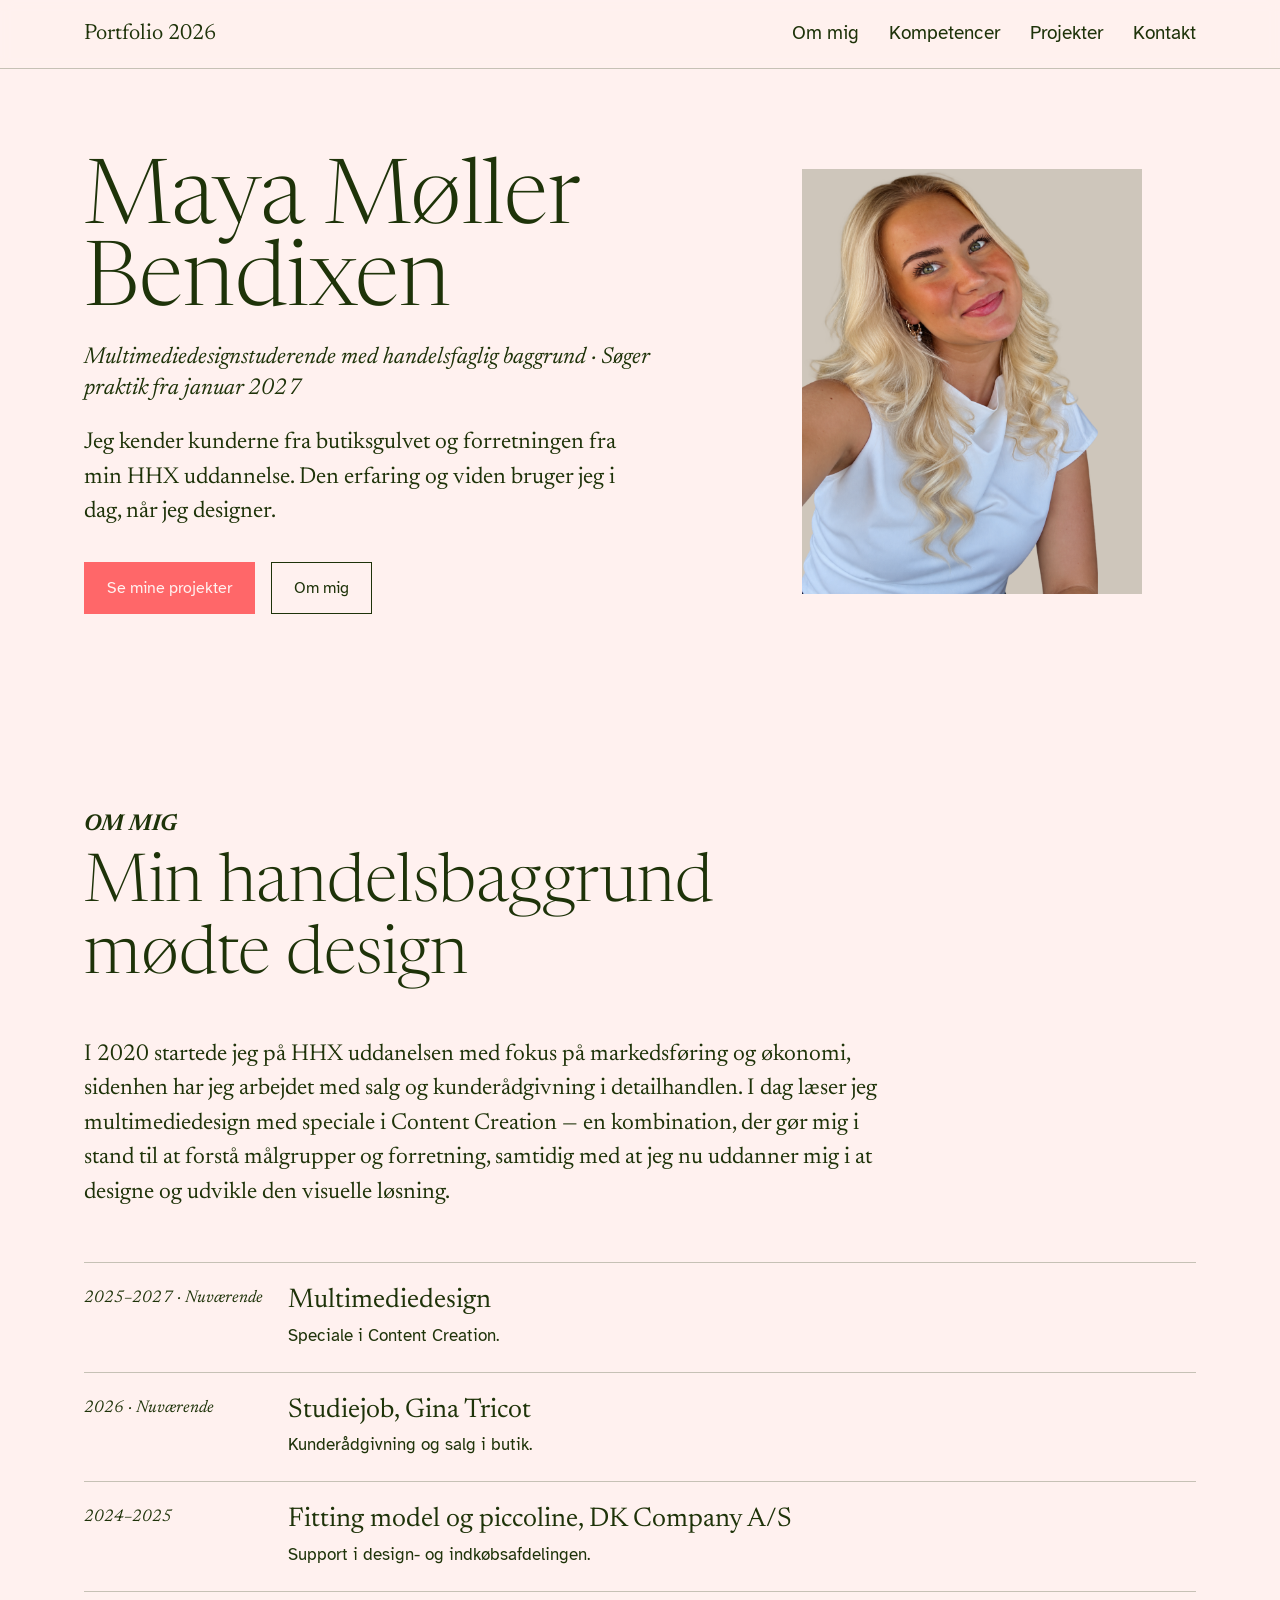
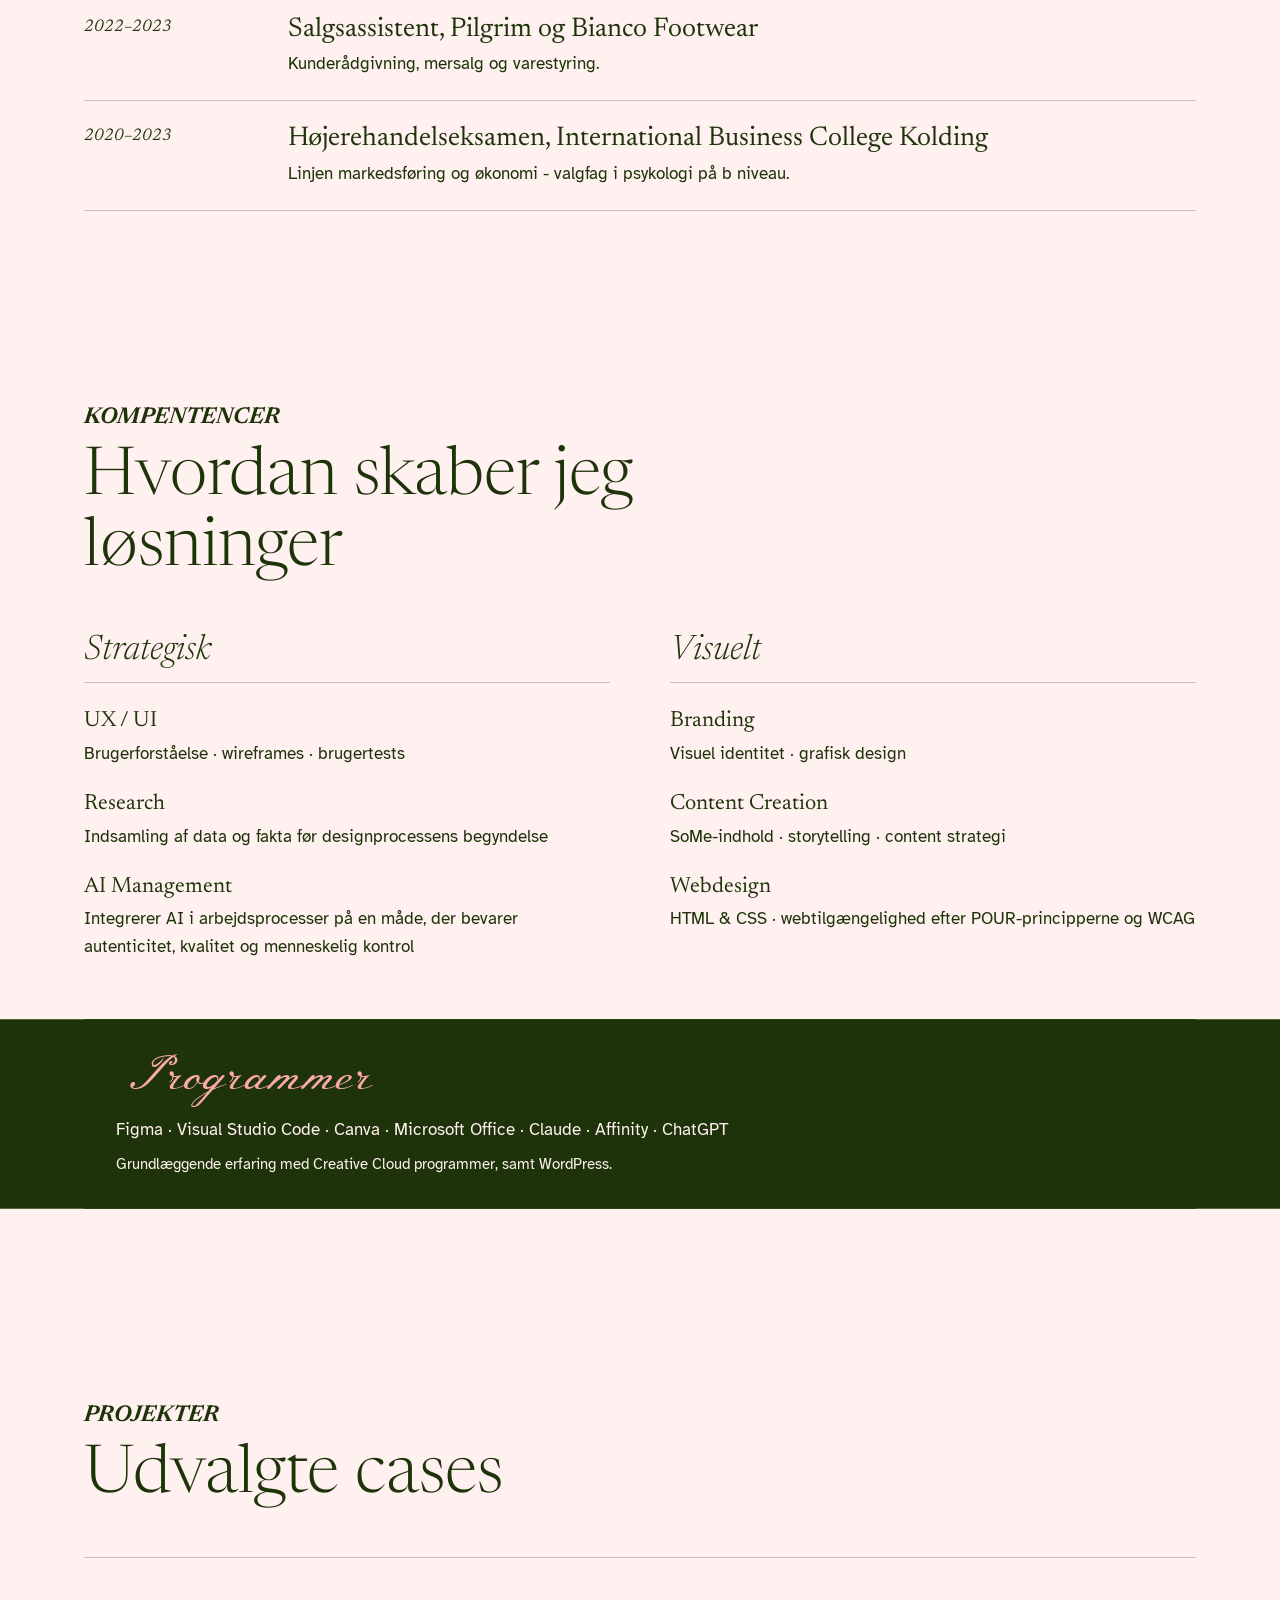
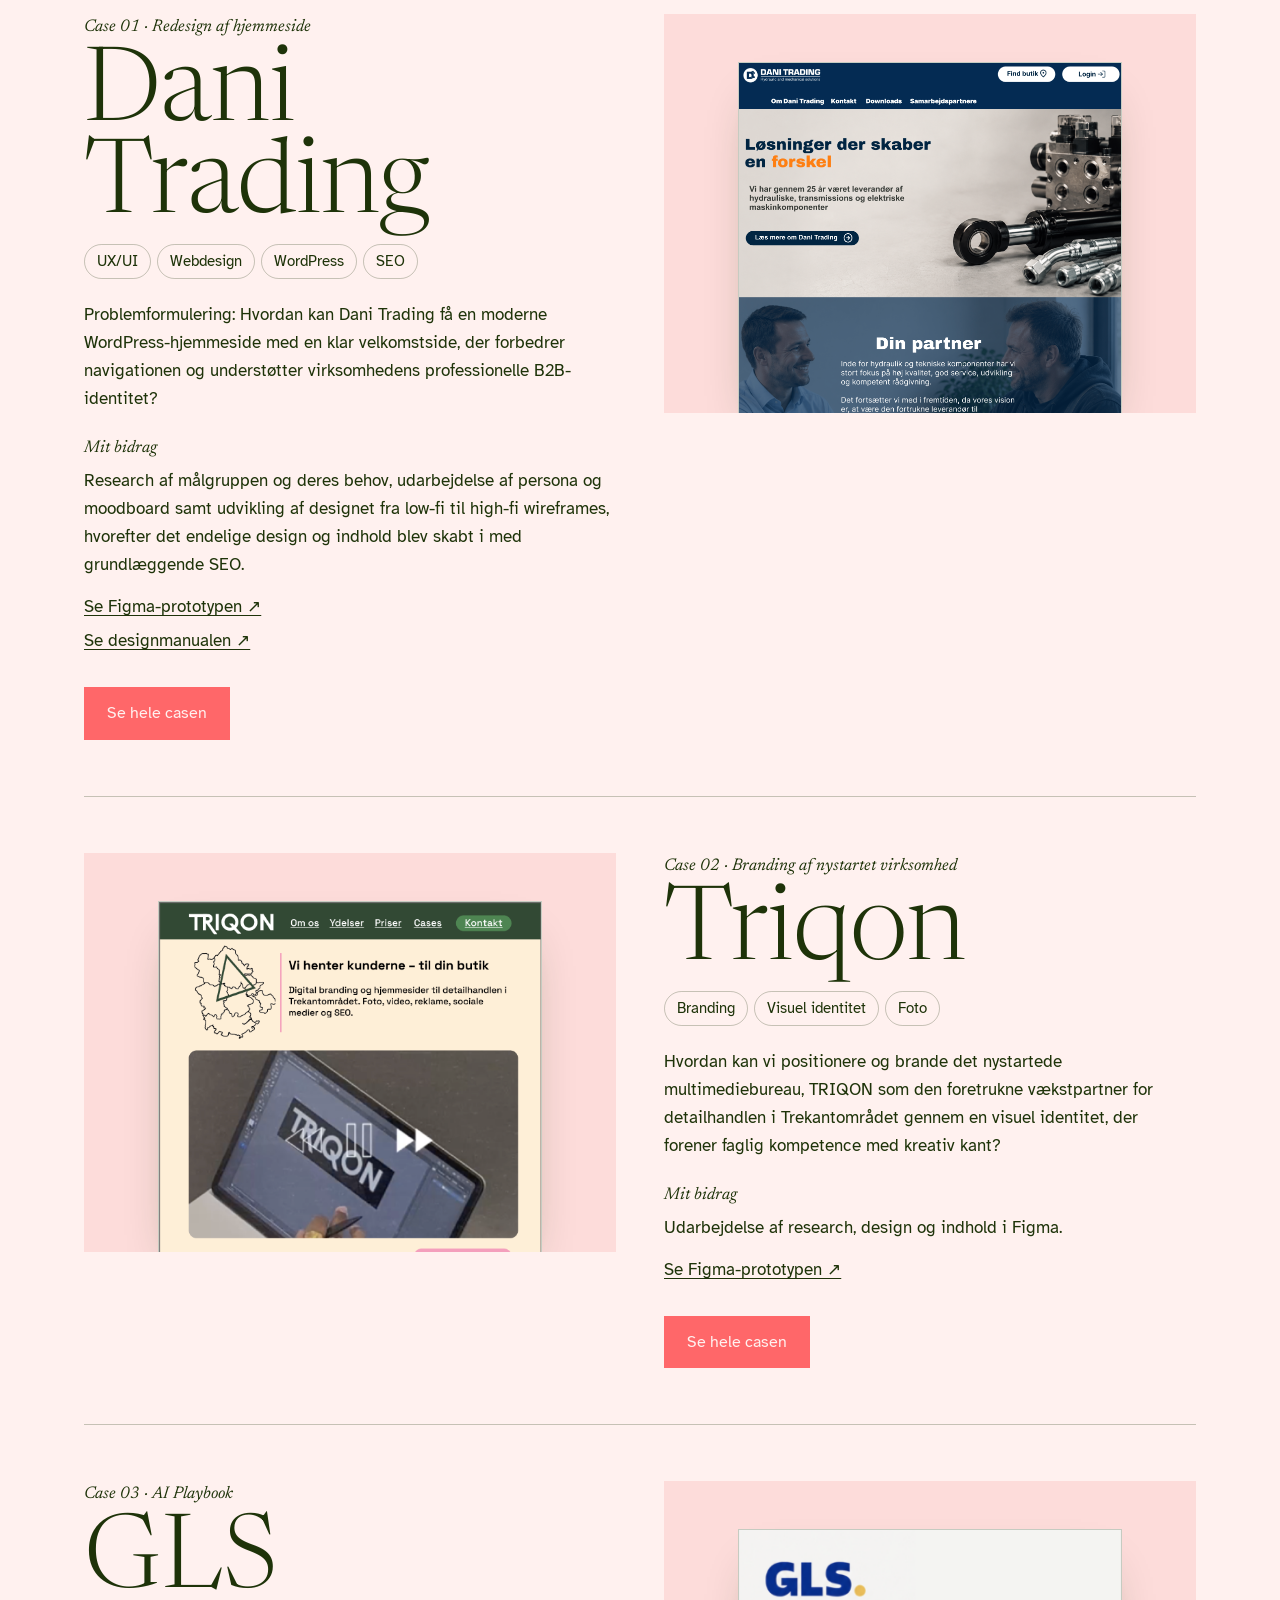
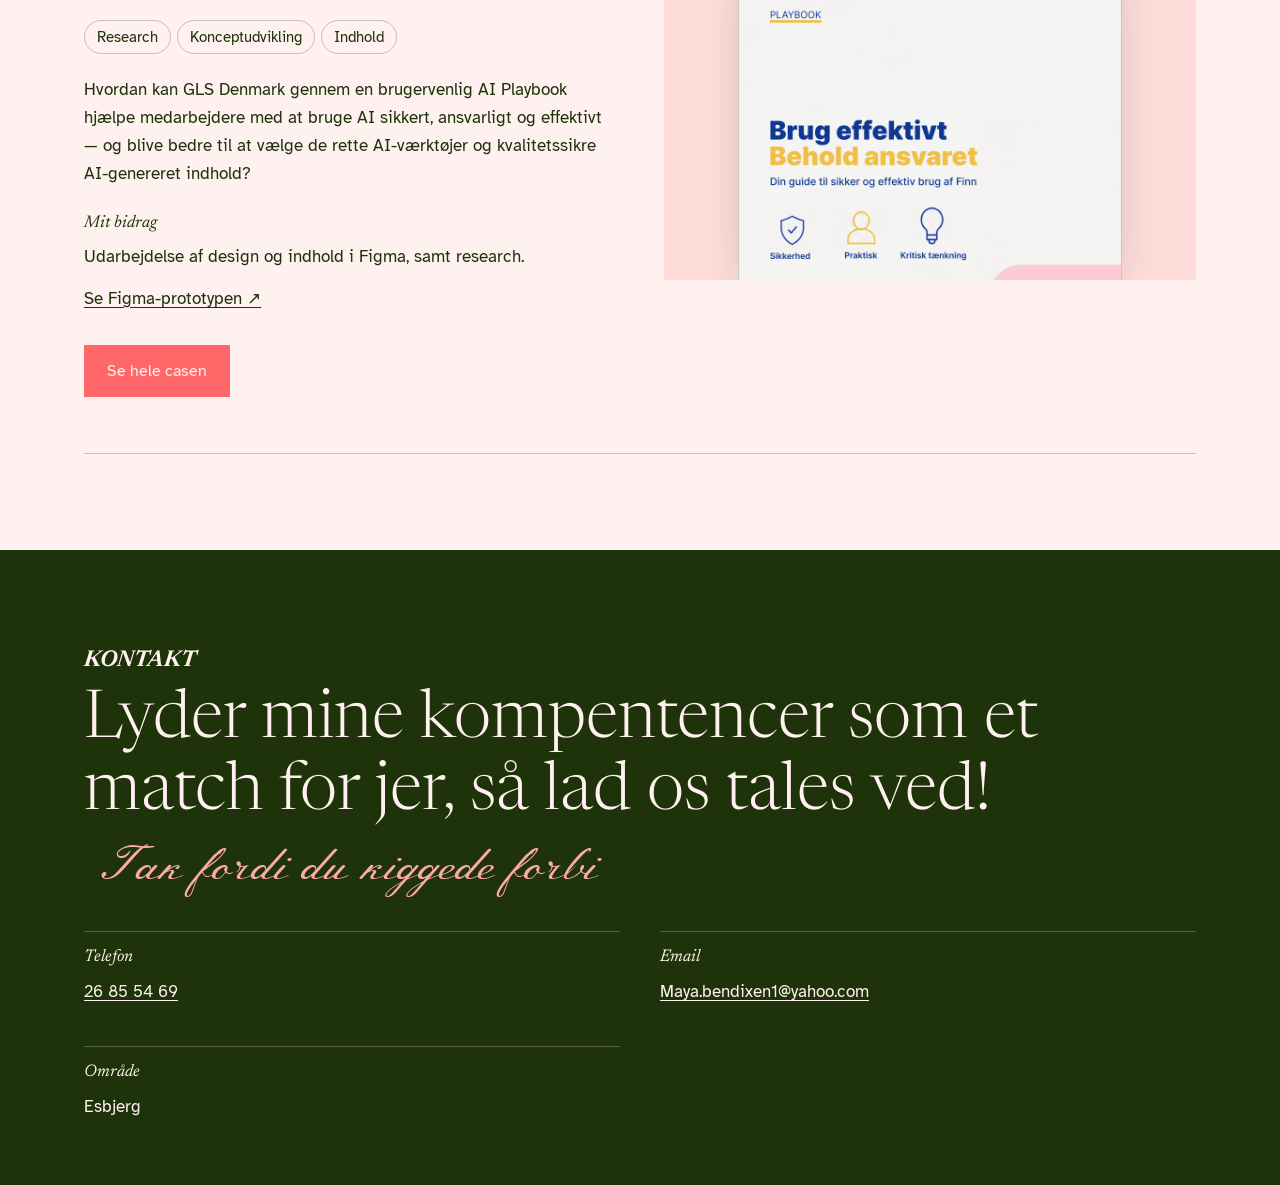
<file: index.html>
<!DOCTYPE html>
<html lang="da">
<head>
<meta charset="UTF-8">
<meta name="viewport" content="width=device-width, initial-scale=1.0">
<title>Maya Møller Bendixen, portfolio 2026</title>
<meta name="description" content="Portfolio for Maya Møller Bendixen, multimediedesigner. Se projekter inden for UX/UI, branding og webdesign.">
<link rel="preconnect" href="https://fonts.googleapis.com">
<link rel="preconnect" href="https://fonts.gstatic.com" crossorigin>
<link href="https://fonts.googleapis.com/css2?family=Atkinson+Hyperlegible:ital,wght@0,400;0,700;1,400&family=Meie+Script&family=Newsreader:ital,opsz,wght@0,6..72,300;0,6..72,400;1,6..72,300;1,6..72,400;1,6..72,700&display=swap" rel="stylesheet">
<link rel="stylesheet" href="css/styles.css">
</head>
<body>
<a class="skip-link" href="#main">Spring til indhold</a>
<header>
  <div class="wrap">
    <div class="brand">Portfolio 2026</div>
    <nav aria-label="Hovednavigation">
      <ul id="navlinks">
        <li><a href="#om-mig">Om mig</a></li>
        <li><a href="#kompetencer">Kompetencer</a></li>
        <li><a href="#projekter">Projekter</a></li>
        <li><a href="#kontakt">Kontakt</a></li>
      </ul>
    </nav>
    <button class="navtoggle" id="navtoggle" aria-expanded="false" aria-controls="navlinks" aria-label="Åbn/luk menu">☰</button>
  </div>
</header>
<main id="main">
  <section id="hero">
    <div class="wrap hero-grid">
      <div>
        <h1 class="hero-name">Maya Møller Bendixen</h1>
       <p class="script hero-role">Multimediedesignstuderende med handelsfaglig baggrund · Søger praktik fra januar 2027</p>
<p class="hero-intro">Jeg kender kunderne fra butiksgulvet og forretningen fra min HHX uddannelse. Den erfaring og viden bruger jeg i dag, når jeg designer.</p>
        <div class="btn-row">
          <a class="btn btn-solid" href="#projekter">Se mine projekter</a>
          <a class="btn btn-outline" href="#om-mig">Om mig</a>
        </div>
      </div>
      <div class="hero-visual">
        <img class="portrait" src="images/billede-af-mig.png" alt="Portrætfoto af Maya Møller Bendixen">
      </div>
    </div>
  </section>
  <section id="om-mig" aria-labelledby="om-mig-title">
    <div class="wrap">
      <div class="sec-head">
        <p class="eyebrow">OM MIG</p>
        <h2 id="om-mig-title">Min handelsbaggrund mødte design</h2>
      </div>
      <p class="om-mig-intro"> I 2020 startede jeg på HHX uddanelsen med fokus på markedsføring og økonomi, sidenhen har jeg arbejdet med salg og kunderådgivning i detailhandlen. I dag læser jeg multimediedesign med speciale i Content Creation — en kombination, der gør mig i stand til at forstå målgrupper og forretning, samtidig med at jeg nu uddanner mig i at designe og udvikle den visuelle løsning.</p>
      <div class="timeline">
        <div class="t-item">
          <div class="t-when">2025–2027 · Nuværende</div>
          <div>
            <h3>Multimediedesign</h3>
            <p>Speciale i Content Creation.</p>
          </div>
        </div>
                <div class="t-item">
          <div class="t-when">2026 · Nuværende</div>
          <div>
            <h3>Studiejob, Gina Tricot</h3>
            <p>Kunderådgivning og salg i butik.</p>
          </div>
        </div>
        <div class="t-item">
          <div class="t-when">2024–2025</div>
          <div>
            <h3>Fitting model og piccoline, DK Company A/S</h3>
            <p>Support i design- og indkøbsafdelingen.</p>
          </div>
        </div>
        <div class="t-item">
          <div class="t-when">2022–2023</div>
          <div>
            <h3>Salgsassistent, Pilgrim og Bianco Footwear</h3>
            <p>Kunderådgivning, mersalg og varestyring.</p>
          </div>
        </div>
        <div class="t-item">
          <div class="t-when">2020–2023</div>
          <div>
            <h3>Højerehandelseksamen, International Business College Kolding</h3>
            <p>Linjen markedsføring og økonomi - valgfag i psykologi på b niveau.</p>
          </div>
        </div>
      </div>
    </div>
  </section>
  <section id="kompetencer" aria-labelledby="komp-title">
    <div class="wrap">
      <div class="sec-head">
        <p class="eyebrow"> KOMPENTENCER</p>
        <h2 id="komp-title">Hvordan skaber jeg løsninger</h2>
      </div>
      <div class="comp-grid">
        <div class="comp-col strategisk">
          <h3 class="cat">Strategisk</h3>
          <div class="comp-item">
            <h4>UX / UI</h4>
            <p>Brugerforståelse · wireframes · brugertests</p>
          </div>
          <div class="comp-item">
            <h4>Research</h4>
            <p>Indsamling af data og fakta før designprocessens begyndelse</p>
          </div>
          <div class="comp-item">
            <h4>AI Management</h4>
            <p>Integrerer AI i arbejdsprocesser på en måde, der bevarer autenticitet, kvalitet og menneskelig kontrol</p>
          </div>
        </div>
        <div class="comp-col visuelt">
          <h3 class="cat">Visuelt</h3>
          <div class="comp-item">
            <h4>Branding</h4>
            <p>Visuel identitet · grafisk design</p>
          </div>
          <div class="comp-item">
            <h4>Content Creation</h4>
            <p>SoMe-indhold · storytelling · content strategi</p>
          </div>
          <div class="comp-item">
            <h4>Webdesign</h4>
            <p>HTML &amp; CSS · webtilgængelighed efter POUR-principperne og WCAG</p>
          </div>
        </div>
      </div>
      <div class="tools">
        <span class="label">Programmer</span>
        <p>Figma · Visual Studio Code · Canva · Microsoft Office · Claude · Affinity · ChatGPT </p>
        <span class="note">Grundlæggende erfaring med Creative Cloud programmer, samt WordPress.</span>
      </div>
    </div>
  </section>
  <section id="projekter" aria-labelledby="proj-title">
    <div class="wrap">
      <div class="sec-head">
        <p class="eyebrow">PROJEKTER</p>
        <h2 id="proj-title">Udvalgte cases</h2>
      </div>
      <article class="case" aria-labelledby="case1-title">
        <div>
          <p class="case-num">Case 01 · Redesign af hjemmeside</p>
          <h3 id="case1-title">Dani Trading</h3>
          <div style="margin-top:10px;">
            <span class="tag">UX/UI</span><span class="tag">Webdesign</span><span class="tag">WordPress</span><span class="tag">SEO</span>
          </div>
          <p class="case-challenge"> Problemformulering: Hvordan kan Dani Trading få en moderne WordPress-hjemmeside med en klar velkomstside, der forbedrer navigationen og understøtter virksomhedens professionelle B2B-identitet?</p>
          <div class="case-meta">
            <strong>Mit bidrag</strong>
            Research af målgruppen og deres behov, udarbejdelse af persona og moodboard samt udvikling af designet fra low-fi til high-fi wireframes, hvorefter det endelige design og indhold blev skabt i <Figma>
            <Wordpress></Wordpress> med grundlæggende SEO.
          </div>
          <div class="case-links">
            <a href="https://www.figma.com/design/gtcxnBGSWHQu6EoPTSo3OP/Dani-Trading" target="_blank" rel="noopener">Se Figma-prototypen ↗</a>
            <a href="https://indd.adobe.com/view/2bf34598-7a95-44d5-93b8-5dff1309f14d" target="_blank" rel="noopener">Se designmanualen ↗</a>
          </div>
          <div class="btn-row"><a class="btn btn-solid" href="dani-trading.html">Se hele casen</a></div>
        </div>
        <div>
          <div class="teaser"><img src="images/dani-forside.png" alt="Dani Tradings nye forside"></div>
        </div>
      </article>
      <article class="case" aria-labelledby="case2-title">
        <div>
          <p class="case-num">Case 02 · Branding af nystartet virksomhed</p>
          <h3 id="case2-title">Triqon</h3>
          <div style="margin-top:10px;">
            <span class="tag">Branding</span><span class="tag">Visuel identitet</span><span class="tag">Foto</span>
          </div>
          <p class="case-challenge">Hvordan kan vi positionere og brande det nystartede multimediebureau, TRIQON som den foretrukne vækstpartner for detailhandlen i Trekantområdet gennem en visuel identitet, der forener faglig kompetence med kreativ kant?</p>
          <div class="case-meta">
            <strong>Mit bidrag</strong>
            Udarbejdelse af research, design og indhold i Figma.
          </div>
          <div class="case-links">
            <a href="https://www.figma.com/design/dvleig95y8k8CCgA7flLvx/Branding" target="_blank" rel="noopener">Se Figma-prototypen ↗</a>
          </div>
          <div class="btn-row"><a class="btn btn-solid" href="triqon.html">Se hele casen</a></div>
        </div>
        <div>
          <div class="teaser"><img src="images/triqon-forside.png" alt="Triqons forside"></div>
        </div>
      </article>
      <article class="case" aria-labelledby="case3-title">
        <div>
          <p class="case-num">Case 03 · AI Playbook</p>
          <h3 id="case3-title">GLS</h3>
          <div style="margin-top:10px;">
            <span class="tag">Research</span><span class="tag">Konceptudvikling</span><span class="tag">Indhold</span>
          </div>
          <p class="case-challenge">Hvordan kan GLS Denmark gennem en brugervenlig AI Playbook hjælpe medarbejdere med at bruge AI sikkert, ansvarligt og effektivt — og blive bedre til at vælge de rette AI-værktøjer og kvalitetssikre AI-genereret indhold?</p>
          <div class="case-meta">
            <strong>Mit bidrag</strong>
            Udarbejdelse af design og indhold i Figma, samt research.
          </div>
          <div class="case-links">
            <a href="https://www.figma.com/design/ayBjzbOiBKwjzZ7yzXZfNJ/GLS-PLAYBOOK" target="_blank" rel="noopener">Se Figma-prototypen ↗</a>
          </div>
          <div class="btn-row"><a class="btn btn-solid" href="gls.html">Se hele casen</a></div>
        </div>
        <div>
          <div class="teaser"><img src="images/gls-forside.png" alt="Forsiden af GLS AI Playbook"></div>
        </div>
      </article>
    </div>
  </section>
  <section id="kontakt" aria-labelledby="kontakt-title">
    <div class="wrap">
      <p class="eyebrow">KONTAKT</p>
      <h2 id="kontakt-title">Lyder mine kompentencer som et match for jer, så lad os tales ved!</h2>
      <p class="script" style="font-size:1.2rem;margin-top:8px;">Tak fordi du kiggede forbi</p>
      <div class="contact-grid">
        <div class="contact-item"><span>Telefon</span><a href="tel:+4526855469">26 85 54 69</a></div>
        <div class="contact-item"><span>Email</span><a href="mailto:Maya.bendixen1@yahoo.com">Maya.bendixen1@yahoo.com</a></div>
        <div class="contact-item"><span>Område</span>Esbjerg</div>
      </div>
    </div>
  </section>
</main>
<script src="js/main.js"></script>
</body>
</html>
</file>
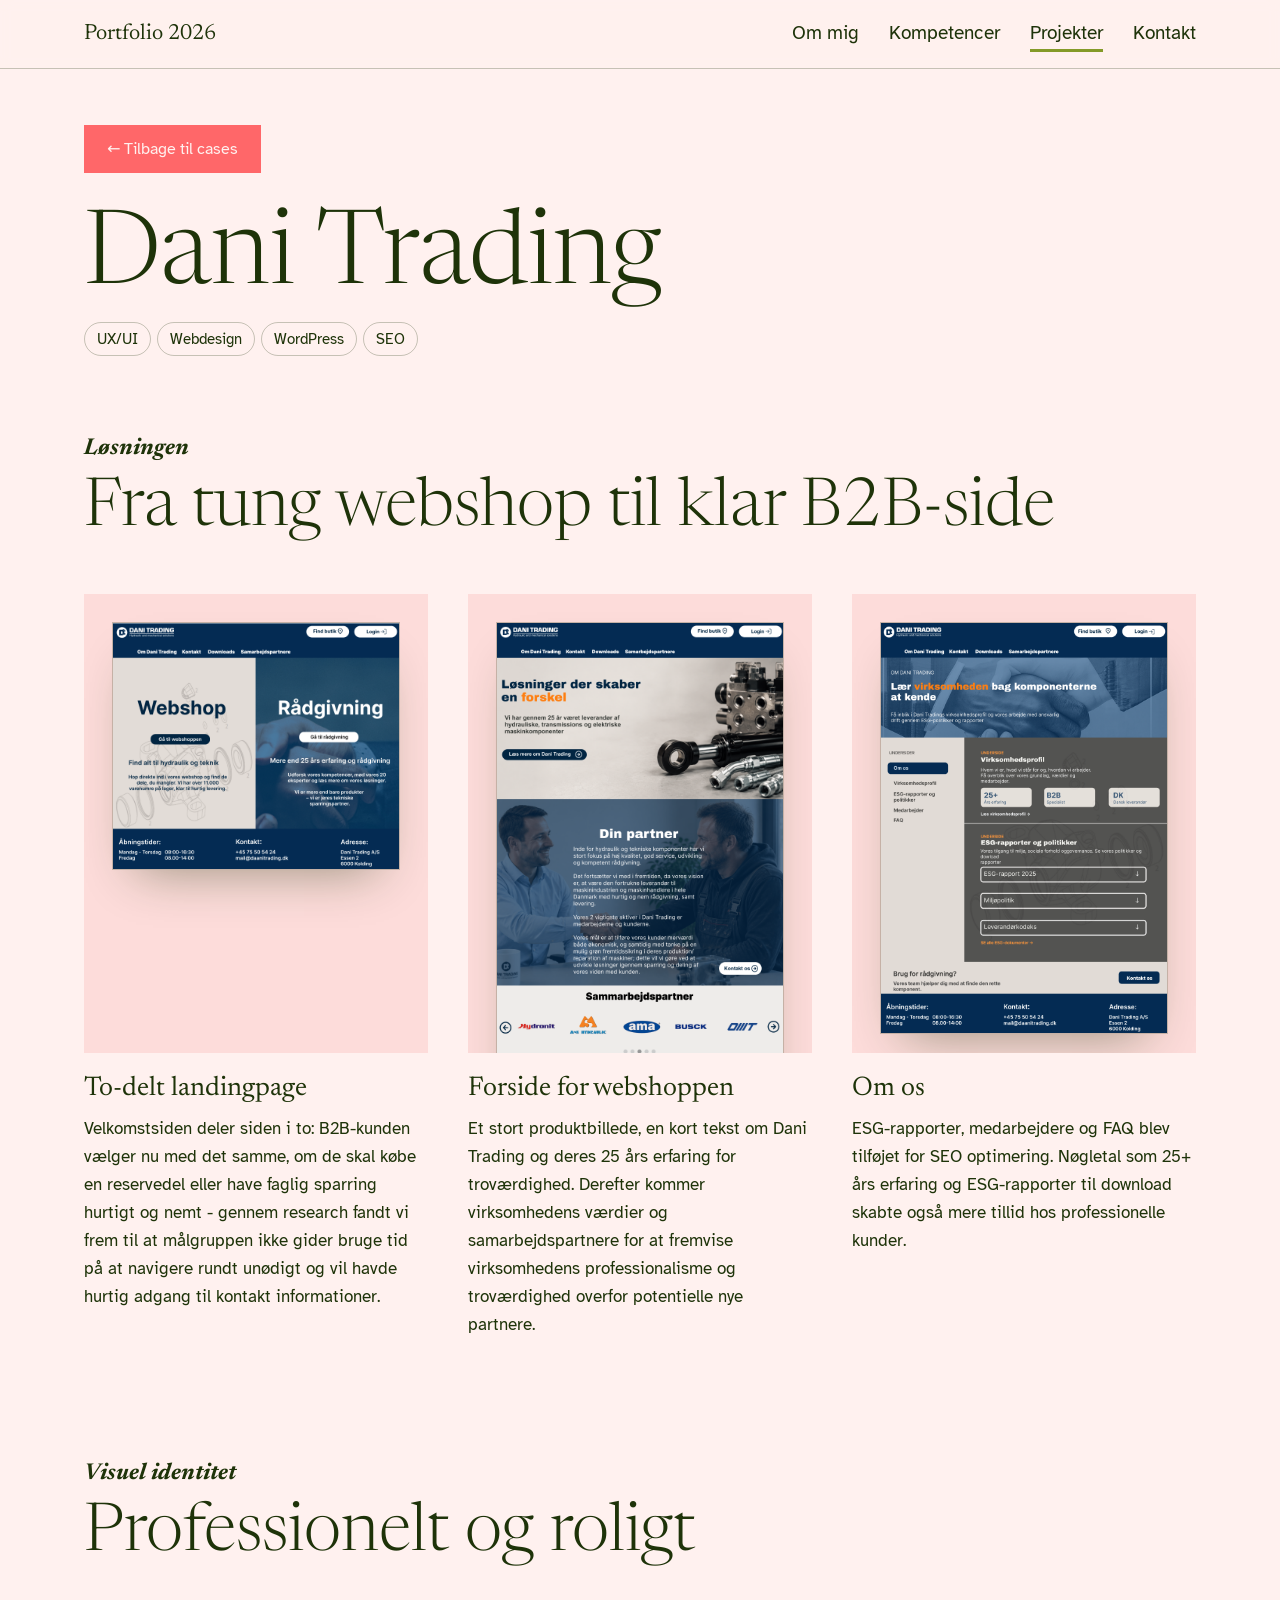
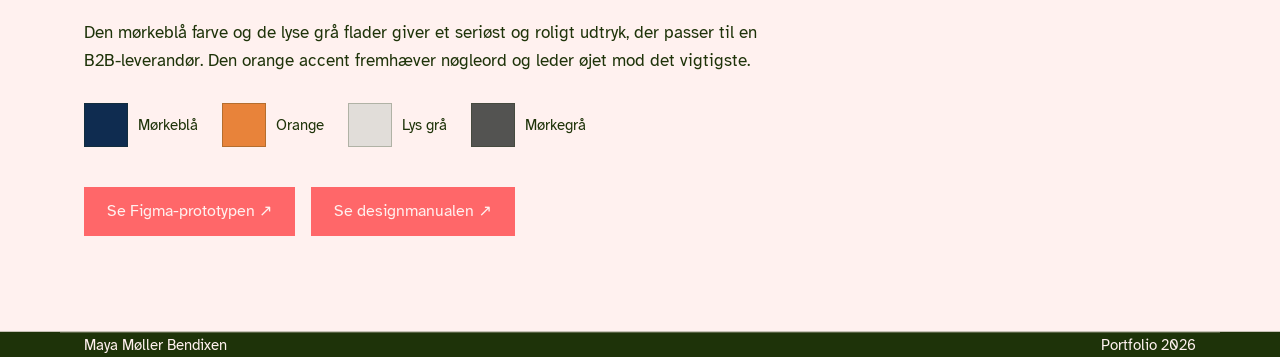
<file: dani-trading.html>
<!DOCTYPE html>
<html lang="da">
<head>
<meta charset="UTF-8">
<meta name="viewport" content="width=device-width, initial-scale=1.0">
<title>Dani Trading, case af Maya Møller Bendixen</title>
<meta name="description" content="Case: redesign af Dani Tradings hjemmeside med fokus på B2B-kunder.">
<link rel="preconnect" href="https://fonts.googleapis.com">
<link rel="preconnect" href="https://fonts.gstatic.com" crossorigin>
<link href="https://fonts.googleapis.com/css2?family=Atkinson+Hyperlegible:ital,wght@0,400;0,700;1,400&family=Meie+Script&family=Newsreader:ital,opsz,wght@0,6..72,300;0,6..72,400;1,6..72,300;1,6..72,400;1,6..72,700&display=swap" rel="stylesheet">
<link rel="stylesheet" href="css/styles.css">
</head>
<body>
<a class="skip-link" href="#main">Spring til indhold</a>
<header>
  <div class="wrap">
    <div class="brand">Portfolio 2026</div>
    <nav aria-label="Hovednavigation">
      <ul id="navlinks">
        <li><a href="index.html#om-mig">Om mig</a></li>
        <li><a href="index.html#kompetencer">Kompetencer</a></li>
        <li><a href="index.html#projekter" aria-current="true">Projekter</a></li>
        <li><a href="index.html#kontakt">Kontakt</a></li>
      </ul>
    </nav>
    <button class="navtoggle" id="navtoggle" aria-expanded="false" aria-controls="navlinks" aria-label="Åbn/luk menu">☰</button>
  </div>
</header>

<main id="main">
  <section class="cs-intro" aria-labelledby="cs-title">
    <div class="wrap">
      <a class="cs-back" href="index.html#projekter">← Tilbage til cases</a>
    
      <h1 id="cs-title" class="cs-title">Dani Trading</h1>
      <div class="cs-tags">
        <span class="tag">UX/UI</span><span class="tag">Webdesign</span><span class="tag">WordPress</span><span class="tag">SEO</span>
      </div>
  </section>

  <section class="cs-screens" aria-labelledby="cs-losning">
    <div class="wrap">
      <p class="eyebrow">Løsningen</p>
      <h2 id="cs-losning" class="cs-h2">Fra tung webshop til klar B2B-side</h2>

      <div class="cs-grid">
        <article class="cs-item">
          <figure class="cs-shot">
            <img src="images/dani-velkomst.png" alt="Dani Tradings velkomstside delt i to: Webshop og Rådgivning">
          </figure>
  
          <h3>To-delt landingpage</h3>
          <p>Velkomstsiden deler siden i to: B2B-kunden vælger nu med det samme, om de skal købe en reservedel eller have faglig sparring hurtigt og nemt - gennem research fandt vi frem til at målgruppen ikke gider bruge tid på at navigere rundt unødigt og vil havde hurtig adgang til kontakt informationer.</p>
        </article>

        <article class="cs-item">
          <figure class="cs-shot">
            <img src="images/dani-forside.png" alt="Dani Tradings forside med produktbillede, afsnittet Din partner, samarbejdspartnere og produktkategorier">
          </figure>
          <h3>Forside for webshoppen</h3>
          <p>Et stort produktbillede, en kort tekst om Dani Trading og deres 25 års erfaring for troværdighed. Derefter kommer virksomhedens værdier og samarbejdspartnere for at fremvise virksomhedens professionalisme og troværdighed overfor potentielle nye partnere.</p>
        </article>
        <article class="cs-item">
          <figure class="cs-shot">
            <img src="images/dani-om-os.png" alt="Dani Tradings Om os-side med undermenu, nøgletal og ESG-rapporter">
          </figure>
          <h3>Om os</h3>
          <p>ESG-rapporter, medarbejdere og FAQ blev tilføjet for SEO optimering. Nøgletal som 25+ års erfaring og ESG-rapporter til download skabte også mere tillid hos professionelle kunder.</p>
        </article>
      </div>
    </div>
  </section>

  <section class="cs-identity" aria-labelledby="cs-id-title">
    <div class="wrap">
      <p class="eyebrow">Visuel identitet</p>
      <h2 id="cs-id-title" class="cs-h2">Professionelt og roligt</h2>
      <p class="cs-text">Den mørkeblå farve og de lyse grå flader giver et seriøst og roligt udtryk, der passer til en B2B-leverandør. Den orange accent fremhæver nøgleord og leder øjet mod det vigtigste.</p>
      <ul class="cs-swatches" aria-label="Dani Tradings farver">
        <li><span style="background:#0F2C50"></span>Mørkeblå</li>
        <li><span style="background:#E8833A"></span>Orange</li>
        <li><span style="background:#E1DDD9"></span>Lys grå</li>
        <li><span style="background:#535351"></span>Mørkegrå</li>
      </ul>
      <div class="cs-links">
        <a href="https://www.figma.com/design/gtcxnBGSWHQu6EoPTSo3OP/Dani-Trading" target="_blank" rel="noopener">Se Figma-prototypen ↗</a>
        <a href="https://indd.adobe.com/view/2bf34598-7a95-44d5-93b8-5dff1309f14d" target="_blank" rel="noopener">Se designmanualen ↗</a>
      </div>
    </div>
  </section>
</main>

<footer class="wrap">
  <span>Maya Møller Bendixen</span>
  <span>Portfolio 2026</span>
</footer>

<script src="js/main.js"></script>
</body>
</html>
</file>
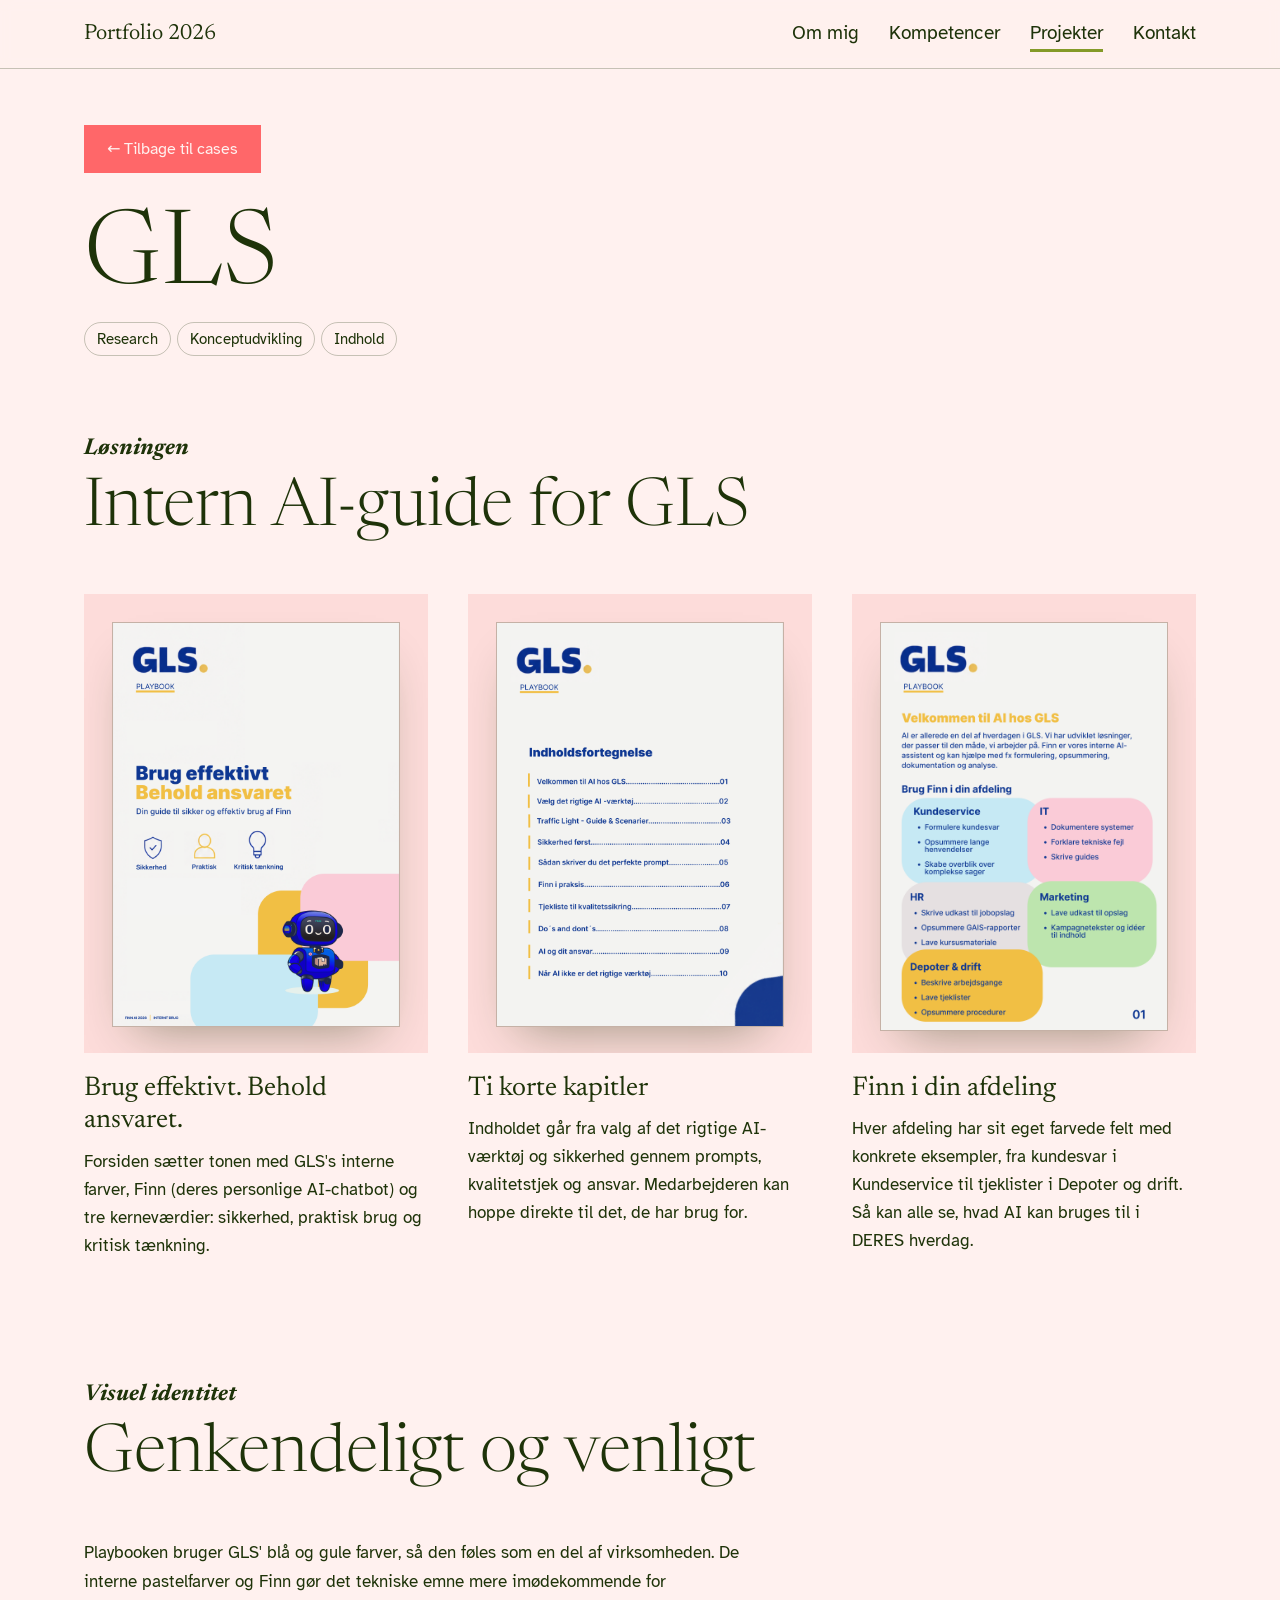
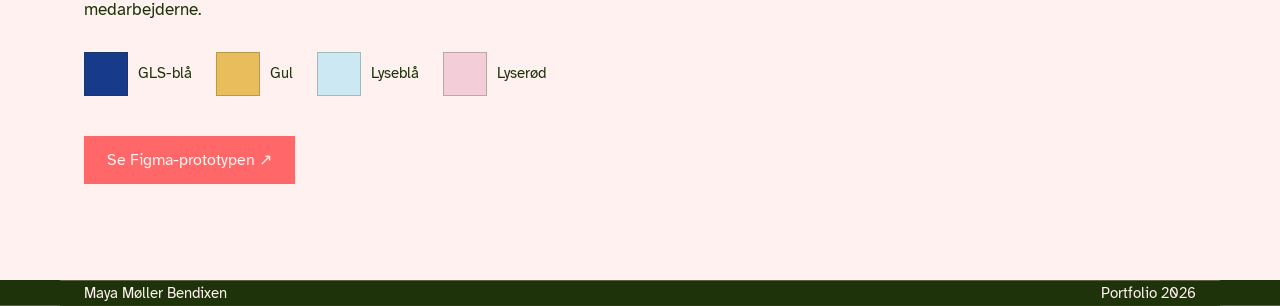
<file: gls.html>
<!DOCTYPE html>
<html lang="da">
<head>
<meta charset="UTF-8">
<meta name="viewport" content="width=device-width, initial-scale=1.0">
<title>GLS, case af Maya Møller Bendixen</title>
<meta name="description" content="Case: AI Playbook til GLS Denmarks medarbejdere.">
<link rel="preconnect" href="https://fonts.googleapis.com">
<link rel="preconnect" href="https://fonts.gstatic.com" crossorigin>
<link href="https://fonts.googleapis.com/css2?family=Atkinson+Hyperlegible:ital,wght@0,400;0,700;1,400&family=Meie+Script&family=Newsreader:ital,opsz,wght@0,6..72,300;0,6..72,400;1,6..72,300;1,6..72,400;1,6..72,700&display=swap" rel="stylesheet">
<link rel="stylesheet" href="css/styles.css">
</head>
<body>
<a class="skip-link" href="#main">Spring til indhold</a>
<header>
  <div class="wrap">
    <div class="brand">Portfolio 2026</div>
    <nav aria-label="Hovednavigation">
      <ul id="navlinks">
        <li><a href="index.html#om-mig">Om mig</a></li>
        <li><a href="index.html#kompetencer">Kompetencer</a></li>
        <li><a href="index.html#projekter" aria-current="true">Projekter</a></li>
        <li><a href="index.html#kontakt">Kontakt</a></li>
      </ul>
    </nav>
    <button class="navtoggle" id="navtoggle" aria-expanded="false" aria-controls="navlinks" aria-label="Åbn/luk menu">☰</button>
  </div>
</header>

<main id="main">
  <section class="cs-intro" aria-labelledby="cs-title">
    <div class="wrap">
      <a class="cs-back" href="index.html#projekter">← Tilbage til cases</a>
  
      <h1 id="cs-title" class="cs-title">GLS</h1>
      <div class="cs-tags">
        <span class="tag">Research</span><span class="tag">Konceptudvikling</span><span class="tag">Indhold</span>

  </section>

  <section class="cs-screens" aria-labelledby="cs-losning">
    <div class="wrap">
      <p class="eyebrow">Løsningen</p>
      <h2 id="cs-losning" class="cs-h2">Intern AI-guide for GLS</h2>

      <div class="cs-grid">
        <article class="cs-item">
          <figure class="cs-shot">
            <img src="images/gls-forside.png" alt="Forsiden af GLS AI Playbook med overskriften Brug effektivt, behold ansvaret og maskotten Finn">
          </figure>
          <h3>Brug effektivt. Behold ansvaret.</h3>
          <p>Forsiden sætter tonen med GLS's interne farver, Finn (deres personlige AI-chatbot) og tre kerneværdier: sikkerhed, praktisk brug og kritisk tænkning.</p>
        </article>

        <article class="cs-item">
          <figure class="cs-shot">
            <img src="images/gls-indhold.png" alt="Indholdsfortegnelsen i GLS AI Playbook med ti kapitler">
          </figure>
          <h3>Ti korte kapitler</h3>
          <p>Indholdet går fra valg af det rigtige AI-værktøj og sikkerhed gennem prompts, kvalitetstjek og ansvar. Medarbejderen kan hoppe direkte til det, de har brug for.</p>
        </article>

        <article class="cs-item">
          <figure class="cs-shot">
            <img src="images/gls-velkommen.png" alt="Siden Velkommen til AI hos GLS med eksempler på brug af Finn i fem afdelinger">
          </figure>
          <h3>Finn i din afdeling</h3>
          <p>Hver afdeling har sit eget farvede felt med konkrete eksempler, fra kundesvar i Kundeservice til tjeklister i Depoter og drift. Så kan alle se, hvad AI kan bruges til i DERES hverdag.</p>
        </article>
      </div>
    </div>
  </section>

  <section class="cs-identity" aria-labelledby="cs-id-title">
    <div class="wrap">
      <p class="eyebrow">Visuel identitet</p>
      <h2 id="cs-id-title" class="cs-h2">Genkendeligt og venligt</h2>
      <p class="cs-text">Playbooken bruger GLS' blå og gule farver, så den føles som en del af virksomheden. De interne pastelfarver og Finn gør det tekniske emne mere imødekommende for medarbejderne.</p>
      <ul class="cs-swatches" aria-label="GLSs farver">
        <li><span style="background:#173A8A"></span>GLS-blå</li>
        <li><span style="background:#EABD5C"></span>Gul</li>
        <li><span style="background:#CCE8F3"></span>Lyseblå</li>
        <li><span style="background:#F3CDD7"></span>Lyserød</li>
      </ul>
      <div class="cs-links">
        <a href="https://www.figma.com/design/ayBjzbOiBKwjzZ7yzXZfNJ/GLS-PLAYBOOK" target="_blank" rel="noopener">Se Figma-prototypen ↗</a>
      </div>
    </div>
  </section>
</main>

<footer class="wrap">
  <span>Maya Møller Bendixen</span>
  <span>Portfolio 2026</span>
</footer>

<script src="js/main.js"></script>
</body>
</html>
</file>
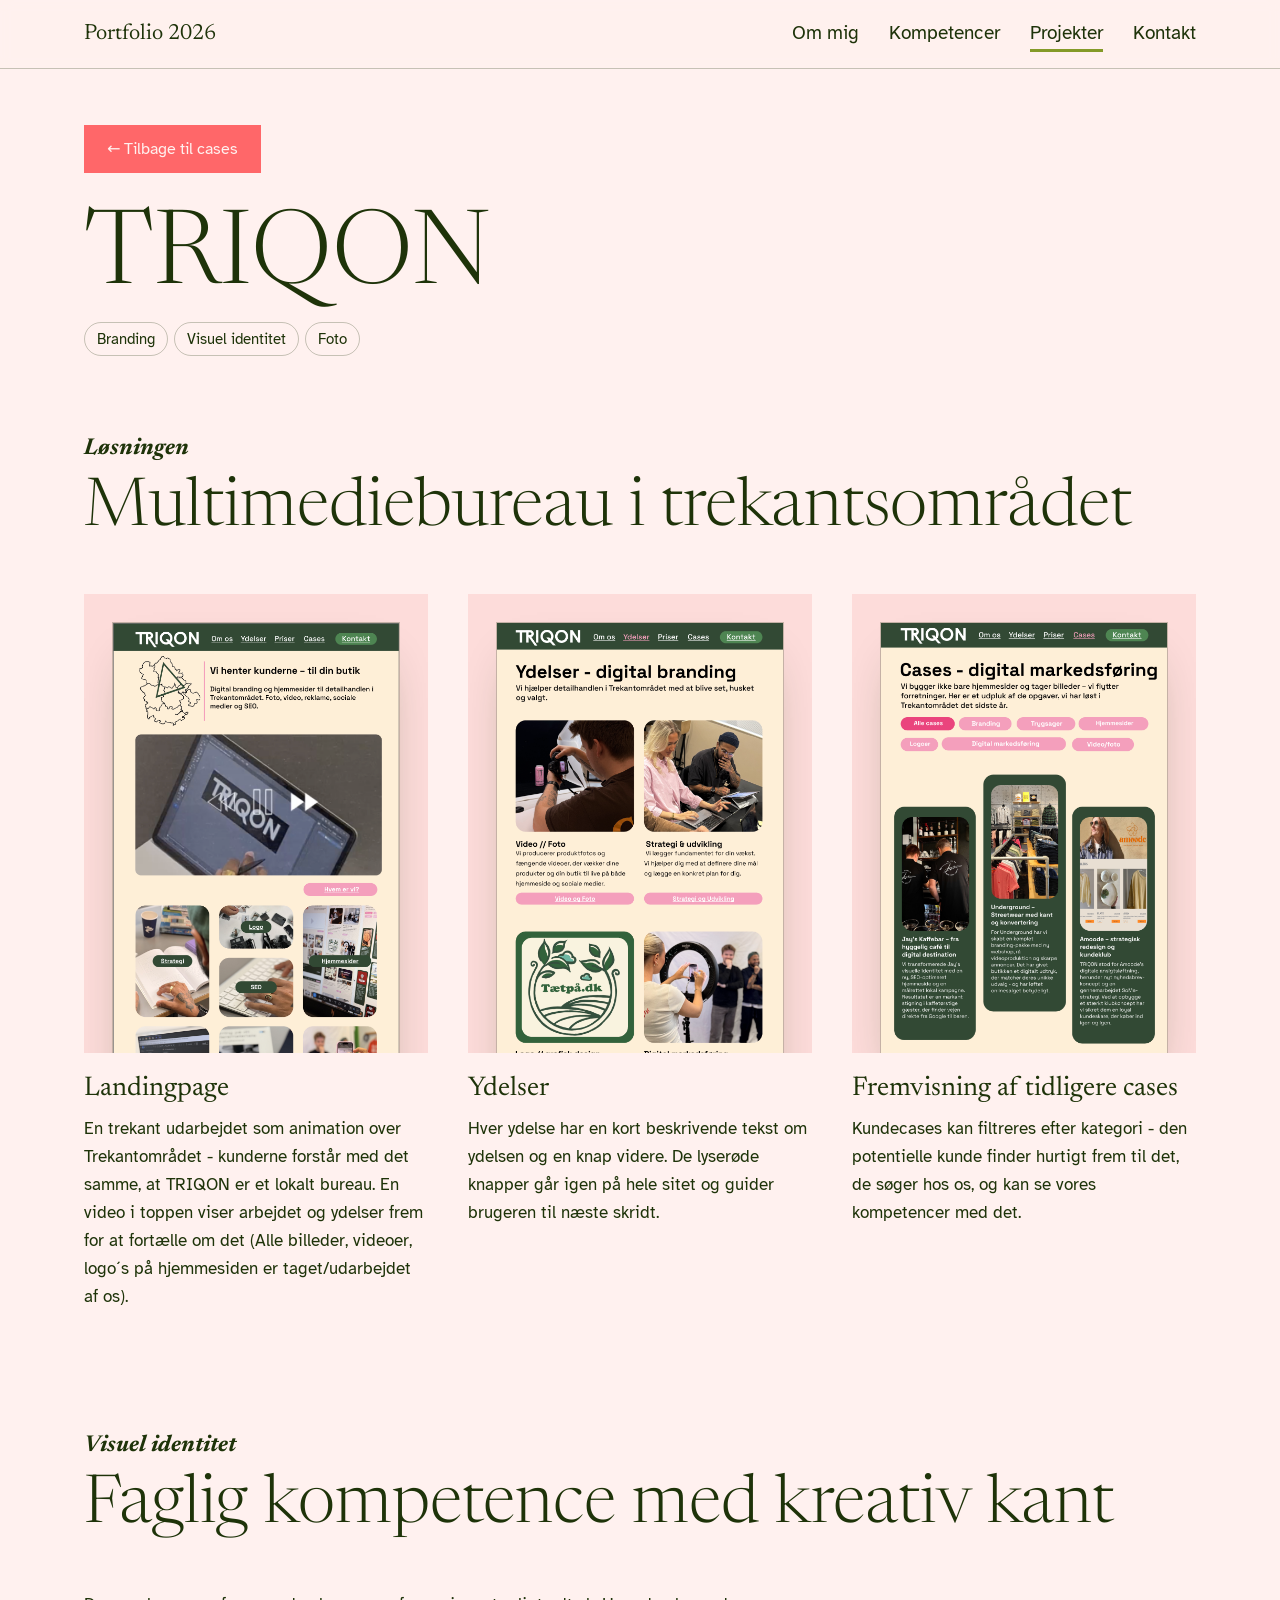
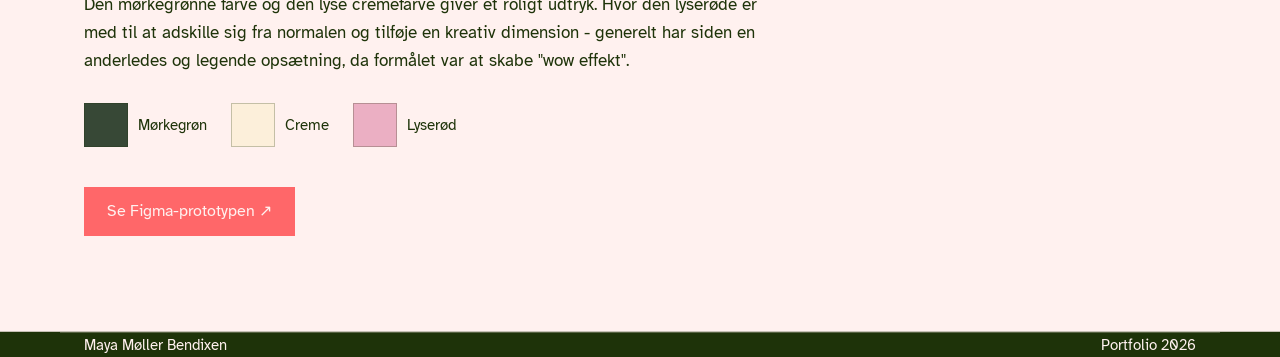
<file: triqon.html>
<!DOCTYPE html>
<html lang="da">
<head>
<meta charset="UTF-8">
<meta name="viewport" content="width=device-width, initial-scale=1.0">
<title>Triqon, case af Maya Møller Bendixen</title>
<meta name="description" content="Case: branding og hjemmeside til det nystartede multimediebureau Triqon.">
<link rel="preconnect" href="https://fonts.googleapis.com">
<link rel="preconnect" href="https://fonts.gstatic.com" crossorigin>
<link href="https://fonts.googleapis.com/css2?family=Atkinson+Hyperlegible:ital,wght@0,400;0,700;1,400&family=Meie+Script&family=Newsreader:ital,opsz,wght@0,6..72,300;0,6..72,400;1,6..72,300;1,6..72,400;1,6..72,700&display=swap" rel="stylesheet">
<link rel="stylesheet" href="css/styles.css">
</head>
<body>
<a class="skip-link" href="#main">Spring til indhold</a>
<header>
  <div class="wrap">
    <div class="brand">Portfolio 2026</div>
    <nav aria-label="Hovednavigation">
      <ul id="navlinks">
        <li><a href="index.html#om-mig">Om mig</a></li>
        <li><a href="index.html#kompetencer">Kompetencer</a></li>
        <li><a href="index.html#projekter" aria-current="true">Projekter</a></li>
        <li><a href="index.html#kontakt">Kontakt</a></li>
      </ul>
    </nav>
    <button class="navtoggle" id="navtoggle" aria-expanded="false" aria-controls="navlinks" aria-label="Åbn/luk menu">☰</button>
  </div>
</header>

<main id="main">
  <section class="cs-intro" aria-labelledby="cs-title">
    <div class="wrap">
      <a class="cs-back" href="index.html#projekter">← Tilbage til cases</a>

      <h1 id="cs-title" class="cs-title">TRIQON</h1>
      <div class="cs-tags">
        <span class="tag">Branding</span><span class="tag">Visuel identitet</span><span class="tag">Foto</span>
  </section>

  <section class="cs-screens" aria-labelledby="cs-losning">
    <div class="wrap">
      <p class="eyebrow">Løsningen</p>
      <h2 id="cs-losning" class="cs-h2">Multimediebureau i trekantsområdet</h2>

      <div class="cs-grid">
        <article class="cs-item">
          <figure class="cs-shot">
            <img src="images/triqon-forside.png" alt="Triqons forside med kort over Trekantområdet, en video og et billedgitter med bureauets ydelser">
          </figure>
          <h3>Landingpage</h3>
          <p>En trekant udarbejdet som animation over Trekantområdet - kunderne forstår med det samme, at TRIQON er et lokalt bureau. En video i toppen viser arbejdet og ydelser frem for at fortælle om det (Alle billeder, videoer, logo´s på hjemmesiden er taget/udarbejdet af os).</p>
        </article>

        <article class="cs-item">
          <figure class="cs-shot">
            <img src="images/triqon-ydelser.png" alt="Triqons side med fire ydelser: video og foto, strategi og udvikling, logo og grafisk design samt digital markedsføring">
          </figure>
          <h3>Ydelser</h3>
          <p>Hver ydelse har en kort beskrivende tekst om ydelsen og en knap videre. De lyserøde knapper går igen på hele sitet og guider brugeren til næste skridt.</p>
        </article>

        <article class="cs-item">
          <figure class="cs-shot">
            <img src="images/triqon-cases.png" alt="Triqons caseside med filterknapper og tre kundecases: Jay's Kaffebar, Underground og Amoode">
          </figure>
          <h3>Fremvisning af tidligere cases</h3>
          <p>Kundecases kan filtreres efter kategori - den potentielle kunde finder hurtigt frem til det, de søger hos os, og kan se vores kompetencer med det.</p>
        </article>
      </div>
    </div>
  </section>

  <section class="cs-identity" aria-labelledby="cs-id-title">
    <div class="wrap">
      <p class="eyebrow">Visuel identitet</p>
      <h2 id="cs-id-title" class="cs-h2">Faglig kompetence med kreativ kant</h2>
      <p class="cs-text">Den mørkegrønne farve og den lyse cremefarve giver et roligt udtryk. Hvor den lyserøde er med til at adskille sig fra normalen og tilføje en kreativ dimension - generelt har siden en anderledes og legende opsætning, da formålet var at skabe "wow effekt".</p>
      <ul class="cs-swatches" aria-label="Triqons farver">
        <li><span style="background:#374836"></span>Mørkegrøn</li>
        <li><span style="background:#FCEFDA"></span>Creme</li>
        <li><span style="background:#EBAFC3"></span>Lyserød</li>
      </ul>
      <div class="cs-links">
        <a href="https://www.figma.com/design/dvleig95y8k8CCgA7flLvx/Branding" target="_blank" rel="noopener">Se Figma-prototypen ↗</a>
      </div>
    </div>
  </section>
</main>

<footer class="wrap">
  <span>Maya Møller Bendixen</span>
  <span>Portfolio 2026</span>
</footer>

<script src="js/main.js"></script>
</body>
</html>
</file>
<file: css/styles.css>
:root{
    --bg:#FFF1EF;
    --charleston:#1E3309;
    --pink:#FCA9AA;
    --citron:#849A28;
    --koral:#FF6769;
    --placeholder:#FDDCDA;
    --line:rgba(30,51,9,.25);
    --serif:'Newsreader',Georgia,serif;
    --sans:'Atkinson Hyperlegible',system-ui,sans-serif;
    --script:'Meie Script',cursive;
  }
  *{margin:0;padding:0;box-sizing:border-box;}
  html{scroll-behavior:smooth;}
  
  @media (prefers-reduced-motion: reduce){ html{scroll-behavior:auto;} *{animation:none!important;transition:none!important;} }
  body{background:var(--bg);color:var(--charleston);font-family:var(--sans);font-size:17px;line-height:1.65;}
  h1,h2,h3,h4{font-family:var(--serif);font-weight:300;color:var(--charleston);line-height:1.1;}
  a{color:inherit;text-underline-offset:3px;}
  a:focus-visible, button:focus-visible{outline:3px solid var(--charleston);outline-offset:3px;}
  .script{font-family:var(--script);font-weight:400;color:var(--pink);}
  .wrap{max-width:1160px;margin:0 auto;padding:0 24px;}
  section{padding:96px 0;}
  .skip-link{position:absolute;left:-999px;top:0;background:var(--charleston);color:var(--bg);padding:12px 20px;z-index:200;}
  .skip-link:focus{left:16px;top:16px;}
  .eyebrow{font-family:var(--serif);font-style:italic;font-weight:700;font-size:23px;line-height:1.3;color:var(--charleston);}
  #hero .eyebrow{font-weight:400;font-size:22px;}
  .tag{display:inline-block;font-family:var(--sans);font-size:15px;color:var(--charleston);background:transparent;border:1px solid var(--line);border-radius:20px;padding:4px 12px;margin:0 6px 6px 0;}
  header{position:sticky;top:0;z-index:50;background:rgba(255,241,239,.94);backdrop-filter:blur(6px);border-bottom:1px solid var(--line);}
  header .wrap{display:flex;justify-content:space-between;align-items:center;height:68px;}
  .brand{font-family:var(--serif);font-weight:400;font-size:22px;}
  nav ul{display:flex;gap:30px;list-style:none;}
  nav a{text-decoration:none;font-family:var(--sans);font-size:19px;color:var(--charleston);padding-bottom:4px;border-bottom:3px solid transparent;}
  nav a:hover, nav a[aria-current="true"]{border-bottom-color:var(--citron);}
  .navtoggle{display:none;background:none;border:none;font-size:1.4rem;color:var(--charleston);cursor:pointer;}
  #hero{padding:80px 0 100px;}
  .hero-grid{display:grid;grid-template-columns:1.15fr .85fr;gap:56px;align-items:center;}
  .hero-name{font-size:clamp(60px,7vw,101px);font-weight:300;line-height:.92;margin-top:12px;}
  .hero-role{font-family:var(--serif);font-style:italic;font-weight:400;font-size:23px;line-height:1.35;color:var(--charleston);margin-top:16px;}
  .hero-intro{max-width:44ch;margin-top:22px;font-family:var(--serif);font-size:clamp(20px,1.8vw,25px);line-height:1.5;color:var(--charleston);}
  .btn-row{display:flex;gap:16px;margin-top:32px;flex-wrap:wrap;}
  .btn{
    font-family:var(--sans);font-size:16px;text-decoration:none;padding:12px 22px;
    border:1px solid var(--koral);border-radius:0;
  }
  .btn-solid{background:var(--koral);color:var(--bg);}
  .btn-solid:hover{background:var(--charleston);border-color:var(--charleston);}
  .btn-outline{color:var(--charleston);border-color:var(--charleston);}
  .btn-outline:hover{background:var(--charleston);color:var(--bg);}
  .portrait{width:100%;max-width:340px;margin-inline:auto;aspect-ratio:4/5;background:var(--placeholder);
    border:1px solid var(--line);display:flex;align-items:center;justify-content:center;
    color:var(--charleston);font-size:15px;text-align:center;}
  .hero-visual .portrait{background:transparent;border:none;}
  .sec-head{margin-bottom:44px;max-width:60ch;}
  .sec-head h2, #kontakt h2{font-size:clamp(38px,5.2vw,74px);font-weight:300;line-height:1.08;margin-top:10px;}
  hr.rule{border:none;border-top:1px solid var(--line);margin-top:20px;}
  #om-mig{background:var(--bg);}
  .om-mig-intro{max-width:62ch;font-family:var(--serif);font-size:clamp(20px,1.8vw,25px);line-height:1.5;color:var(--charleston);margin-bottom:52px;}
  .timeline{display:grid;gap:0;}
  .t-item{display:grid;grid-template-columns:180px 1fr;gap:24px;padding:22px 0;border-top:1px solid var(--line);}
  .t-item:last-child{border-bottom:1px solid var(--line);}
  .t-when{font-family:var(--serif);font-style:italic;font-size:17px;color:var(--charleston);}
  .t-item h3{font-weight:400;font-size:27px;line-height:1.2;}
  .t-item p{font-size:17px;color:var(--charleston);margin-top:4px;}


  @media(max-width:640px){ .t-item{grid-template-columns:1fr;gap:4px;} }
  #kompetencer{background:var(--bg);}
  .comp-grid{display:grid;grid-template-columns:1fr 1fr;gap:44px 60px;}
  .comp-col h3.cat{font-family:var(--serif);font-style:italic;font-weight:300;font-size:35px;line-height:1.2;
    color:var(--charleston);border-bottom:1px solid var(--line);padding-bottom:10px;margin-bottom:24px;}
  .comp-item{margin-bottom:22px;}
  .comp-item h4{font-weight:400;font-size:22px;line-height:1.3;color:var(--charleston);}
  .comp-item p{font-size:17px;color:var(--charleston);margin-top:4px;}
  .tools{margin-top:36px;padding:32px;background:var(--charleston);color:var(--bg);box-shadow:0 0 0 100vmax var(--charleston);clip-path:inset(0 -100vmax);}
  .tools .label{font-family:var(--script);font-size:48px;line-height:1.1;color:var(--pink);display:block;margin-bottom:12px;}
  .tools p{font-size:17px;}
  .tools .note{display:block;margin-top:8px;font-size:15px;color:var(--bg);font-style:normal;}


  @media(max-width:700px){ .comp-grid{grid-template-columns:1fr;} }
  #projekter{background:var(--bg);}
  .case{
    display:grid;grid-template-columns:1fr 1fr;gap:48px;align-items:start;
    padding:56px 0;border-top:1px solid var(--line);
  }
  .case:last-of-type{border-bottom:1px solid var(--line);}
  .case h3{font-size:clamp(58px,8vw,128px);font-weight:300;line-height:.9;margin-top:8px;}
  .case .case-num{font-family:var(--serif);font-style:italic;font-size:17px;color:var(--charleston);}
  .case-challenge{margin-top:16px;font-size:17px;color:var(--charleston);max-width:48ch;}
  .placeholder-note{font-size:15px;font-style:italic;color:var(--charleston);border:1px solid var(--line);padding:12px;margin-top:16px;}
  .before-after{display:grid;grid-template-columns:1fr 1fr;gap:14px;margin-top:20px;}
  .ba-block img, .ba-block .ph{width:100%;aspect-ratio:4/3;object-fit:cover;border:1px solid var(--line);background:var(--placeholder);}
  .ba-block .ph{display:flex;align-items:center;justify-content:center;text-align:center;font-size:15px;color:var(--charleston);padding:10px;}
  .ba-label{font-family:var(--serif);font-style:italic;font-size:17px;color:var(--charleston);margin-bottom:6px;}
  .ba-caption{font-size:15px;color:var(--charleston);margin-top:6px;}
  .case-meta{margin-top:22px;font-size:17px;}
  .case-meta strong{display:block;font-family:var(--serif);font-style:italic;font-weight:400;font-size:17px;color:var(--charleston);margin-bottom:4px;}
  .case-links{margin-top:14px;display:flex;flex-direction:column;gap:6px;font-size:17px;}
  .case-links a{text-decoration:underline;color:var(--charleston);}


  @media(max-width:800px){ .case{grid-template-columns:1fr;} }
  #kontakt{background:var(--charleston);color:var(--bg);padding-bottom:64px;}
  #kontakt h2, #kontakt .eyebrow{color:var(--bg);}
  #kontakt .script{font-family:var(--script);font-size:48px!important;line-height:1.2;color:var(--pink);}
  .contact-grid{display:grid;grid-template-columns:1fr 1fr;gap:40px;margin-top:36px;}
  .contact-item{font-size:17px;border-top:1px solid rgba(255,241,239,.25);padding-top:12px;}
  .contact-item span{display:block;font-family:var(--serif);font-style:italic;font-size:17px;color:var(--bg);margin-bottom:6px;}
  .contact-item a{color:var(--bg);text-decoration:underline;}
  #kontakt a:focus-visible{outline-color:var(--bg);}
  footer{padding:32px 24px;font-size:15px;color:var(--bg);display:flex;justify-content:space-between;
    background:var(--charleston);box-shadow:0 0 0 100vmax var(--charleston);clip-path:inset(0 -100vmax);
    border-top:1px solid rgba(255,241,239,.25);}

    @media(max-width:640px){ .contact-grid{grid-template-columns:1fr;} }
  
  
    @media(max-width:820px){
    section{padding:64px 0;}
    .hero-grid{grid-template-columns:1fr;}
    .hero-visual{order:-1;}
    nav ul{
      position:fixed;top:68px;left:0;right:0;background:var(--bg);
      flex-direction:column;padding:20px 24px;gap:18px;border-bottom:1px solid var(--line);
      transform:translateY(-130%);transition:transform .2s ease;
    }
    nav ul.open{transform:translateY(0);}
    .navtoggle{display:block;}
  }
  .case > div:nth-child(2){background:var(--placeholder);padding:9% 8%;
    display:flex;flex-direction:column;justify-content:center;}
  .case > div:nth-child(2):has(> .ba-block){aspect-ratio:4/3;}
  .case .ba-block img.portrait{display:block;width:100%;max-width:none;margin:0;
    aspect-ratio:16/10;object-fit:cover;object-position:top;background:#fff;
    border:1px solid var(--line);border-top:18px solid var(--bg);
    box-shadow:0 24px 48px -24px rgba(30,51,9,.45);}
  .case > div:nth-child(2):has(> .before-after){padding:6%;}
  .case .before-after{margin-top:0;gap:20px;align-items:start;}
  .case .ba-label{margin-bottom:8px;}
  .case .ba-caption{margin-top:10px;}
  
  
  @media(max-width:520px){ .case .before-after{grid-template-columns:1fr;} }
  .case:nth-of-type(even) > div:nth-child(2){order:-1;}
  
  
  @media(max-width:800px){ .case:nth-of-type(even) > div:nth-child(2){order:0;} }

  .cs-intro{padding-top:56px;padding-bottom:72px;}
  .cs-back{display:inline-block;font-family:var(--sans);font-size:16px;line-height:1.4;text-decoration:none;padding:12px 22px;background:var(--koral);color:var(--bg);border:1px solid var(--koral);border-radius:0;margin-bottom:32px;}
  .cs-back:hover,.cs-links a:hover{background:var(--charleston);border-color:var(--charleston);}
  .cs-title{font-size:clamp(58px,8vw,128px);font-weight:300;line-height:.9;margin-top:8px;}
  .cs-tags{margin-top:16px;}
  .cs-lead{max-width:58ch;margin-top:24px;font-family:var(--serif);font-size:clamp(20px,1.8vw,25px);line-height:1.5;}
  .cs-facts{display:grid;grid-template-columns:repeat(3,1fr);gap:32px;margin-top:48px;}
  .cs-facts div{border-top:1px solid var(--line);padding-top:12px;}
  .cs-facts dt{font-family:var(--serif);font-style:italic;font-size:17px;margin-bottom:4px;}
  .cs-facts dd{font-size:17px;}
  .cs-screens{padding-top:0;}
  .cs-h2{font-size:clamp(38px,5.2vw,74px);font-weight:300;line-height:1.08;margin:10px 0 48px;text-wrap:balance;}
  .cs-grid{display:grid;grid-template-columns:repeat(3,1fr);gap:40px;align-items:start;}
  .cs-shot{margin:0 0 20px;background:var(--placeholder);padding:28px;aspect-ratio:3/4;display:flex;align-items:flex-start;justify-content:center;overflow:hidden;}
  .cs-shot img{display:block;width:100%;max-width:100%;border:1px solid var(--line);box-shadow:0 24px 48px -24px rgba(30,51,9,.45);}
  .cs-num{font-family:var(--serif);font-style:italic;font-size:17px;}
  .cs-item h3{font-weight:400;font-size:27px;line-height:1.2;margin:6px 0 10px;}
  .cs-item p:last-child{font-size:17px;}
  .cs-identity{padding-top:24px;}
  .cs-text{max-width:62ch;font-size:17px;}
  .cs-swatches{display:flex;flex-wrap:wrap;gap:24px;list-style:none;margin-top:28px;}
  .cs-swatches li{display:flex;align-items:center;gap:10px;font-size:15px;}
  .cs-swatches span{width:44px;height:44px;border:1px solid var(--line);}
  .cs-links{display:flex;flex-wrap:wrap;gap:16px;margin-top:40px;font-size:17px;}
  .cs-links a{display:inline-block;font-family:var(--sans);font-size:16px;line-height:1.4;text-decoration:none;padding:12px 22px;background:var(--koral);color:var(--bg);border:1px solid var(--koral);border-radius:0;}
  @media(max-width:900px){ .cs-grid{grid-template-columns:1fr;max-width:520px;} .cs-facts{grid-template-columns:1fr;gap:16px;} }
  .case > div:nth-child(2):has(> .teaser){aspect-ratio:4/3;padding:9% 14% 0;justify-content:flex-end;overflow:hidden;}
  .teaser{flex:1;min-height:0;background:#fff;border:1px solid var(--line);border-bottom:none;box-shadow:0 24px 48px -24px rgba(30,51,9,.45);overflow:hidden;}
  .teaser img{display:block;width:100%;height:auto;}
</file>
